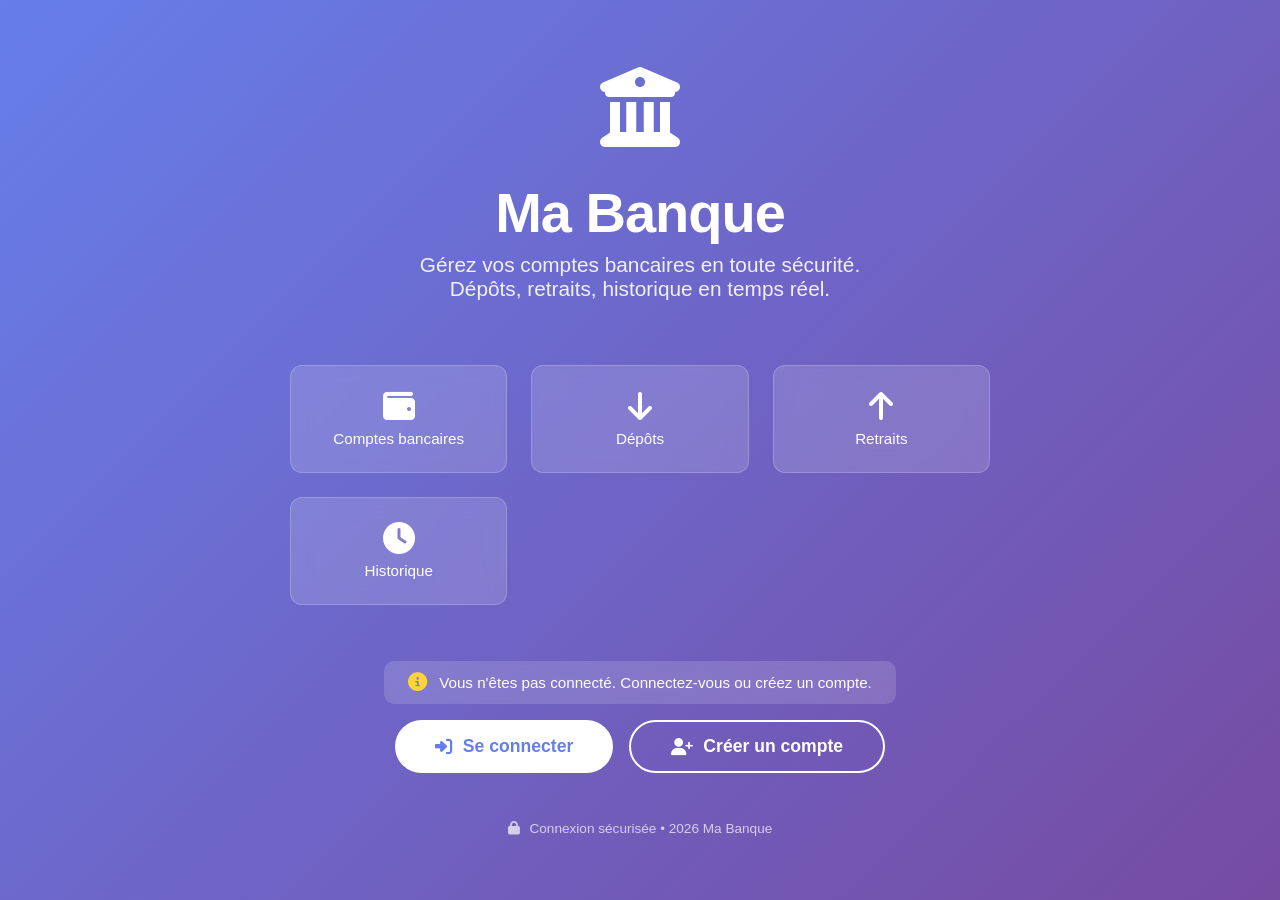
<file: index.html>
<!DOCTYPE html>
<html lang="fr">
<head>
    <meta charset="UTF-8" />
    <meta name="viewport" content="width=device-width, initial-scale=1.0" />
    <title>🏦 Ma Banque - Accueil</title>
    <link rel="stylesheet" href="css/style.css" />
    <link rel="stylesheet" href="https://cdnjs.cloudflare.com/ajax/libs/font-awesome/6.5.0/css/all.min.css" />
    <style>
        /* Styles spécifiques à la page d'accueil */
        .hero-section {
            display: flex;
            flex-direction: column;
            align-items: center;
            justify-content: center;
            min-height: 100vh;
            text-align: center;
            padding: 2rem;
            background: linear-gradient(135deg, #667eea 0%, #764ba2 100%);
            color: var(--white);
        }

        .hero-section .logo-icon {
            font-size: 5rem;
            margin-bottom: 1.5rem;
            animation: float 3s ease-in-out infinite;
        }

        @keyframes float {
            0%, 100% { transform: translateY(0px); }
            50% { transform: translateY(-15px); }
        }

        .hero-section h1 {
            font-size: 3.5rem;
            font-weight: 800;
            margin-bottom: 0.5rem;
            letter-spacing: -1px;
        }

        .hero-section .subtitle {
            font-size: 1.3rem;
            opacity: 0.9;
            margin-bottom: 2rem;
            max-width: 600px;
        }

        .hero-section .features {
            display: grid;
            grid-template-columns: repeat(auto-fit, minmax(180px, 1fr));
            gap: 1.5rem;
            width: 100%;
            max-width: 700px;
            margin: 2rem 0;
        }

        .hero-section .feature-item {
            background: rgba(255, 255, 255, 0.15);
            backdrop-filter: blur(10px);
            padding: 1.5rem 1rem;
            border-radius: var(--radius);
            transition: var(--transition);
            border: 1px solid rgba(255, 255, 255, 0.2);
        }

        .hero-section .feature-item:hover {
            background: rgba(255, 255, 255, 0.25);
            transform: translateY(-5px);
        }

        .hero-section .feature-item i {
            font-size: 2rem;
            margin-bottom: 0.5rem;
            display: block;
        }

        .hero-section .feature-item span {
            font-size: 0.95rem;
            font-weight: 500;
        }

        .hero-buttons {
            display: flex;
            gap: 1rem;
            flex-wrap: wrap;
            justify-content: center;
            margin-top: 1rem;
        }

        .btn-hero {
            padding: 14px 40px;
            border-radius: 50px;
            font-size: 1.1rem;
            font-weight: 600;
            text-decoration: none;
            transition: var(--transition);
            display: inline-flex;
            align-items: center;
            gap: 10px;
            border: none;
            cursor: pointer;
        }

        .btn-hero-primary {
            background: var(--white);
            color: var(--primary);
        }

        .btn-hero-primary:hover {
            transform: translateY(-3px);
            box-shadow: 0 10px 30px rgba(0, 0, 0, 0.2);
        }

        .btn-hero-secondary {
            background: transparent;
            color: var(--white);
            border: 2px solid var(--white);
        }

        .btn-hero-secondary:hover {
            background: rgba(255, 255, 255, 0.15);
            transform: translateY(-3px);
        }

        .footer-credit {
            margin-top: 3rem;
            font-size: 0.85rem;
            opacity: 0.7;
        }

        /* Animation de chargement */
        .loading-spinner-small {
            display: inline-block;
            width: 20px;
            height: 20px;
            border: 3px solid rgba(255, 255, 255, 0.3);
            border-radius: 50%;
            border-top-color: var(--white);
            animation: spin 0.8s ease-in-out infinite;
        }

        @keyframes spin {
            to { transform: rotate(360deg); }
        }

        .status-message {
            margin-top: 1.5rem;
            padding: 12px 24px;
            border-radius: 10px;
            background: rgba(255, 255, 255, 0.15);
            backdrop-filter: blur(10px);
            display: none;
            align-items: center;
            gap: 12px;
            font-size: 0.95rem;
        }

        .status-message.show {
            display: inline-flex;
        }

        .status-message i {
            font-size: 1.2rem;
        }

        .status-message.success i { color: #51cf66; }
        .status-message.error i { color: #ff6b6b; }
        .status-message.info i { color: #ffd43b; }

        @media (max-width: 768px) {
            .hero-section h1 {
                font-size: 2.5rem;
            }
            .hero-section .subtitle {
                font-size: 1.1rem;
            }
            .hero-section .features {
                grid-template-columns: 1fr 1fr;
            }
            .btn-hero {
                padding: 12px 28px;
                font-size: 1rem;
                width: 100%;
                justify-content: center;
            }
            .hero-buttons {
                flex-direction: column;
                width: 100%;
                max-width: 300px;
            }
        }

        @media (max-width: 480px) {
            .hero-section h1 {
                font-size: 2rem;
            }
            .hero-section .features {
                grid-template-columns: 1fr;
            }
        }
    </style>
</head>
<body>

    <section class="hero-section">
        <!-- Logo -->
        <div class="logo-icon">
            <i class="fas fa-university"></i>
        </div>

        <!-- Titre -->
        <h1>Ma Banque</h1>
        <p class="subtitle">
            Gérez vos comptes bancaires en toute sécurité.<br />
            Dépôts, retraits, historique en temps réel.
        </p>

        <!-- Fonctionnalités -->
        <div class="features">
            <div class="feature-item">
                <i class="fas fa-wallet"></i>
                <span>Comptes bancaires</span>
            </div>
            <div class="feature-item">
                <i class="fas fa-arrow-down"></i>
                <span>Dépôts</span>
            </div>
            <div class="feature-item">
                <i class="fas fa-arrow-up"></i>
                <span>Retraits</span>
            </div>
            <div class="feature-item">
                <i class="fas fa-clock"></i>
                <span>Historique</span>
            </div>
        </div>

        <!-- Statut de session -->
        <div id="sessionStatus" class="status-message">
            <i class="fas fa-spinner fa-spin"></i>
            <span>Vérification de la session...</span>
        </div>

        <!-- Boutons d'action -->
        <div class="hero-buttons" id="heroButtons">
            <a href="login.html" class="btn-hero btn-hero-primary">
                <i class="fas fa-sign-in-alt"></i> Se connecter
            </a>
            <a href="login.html#register" class="btn-hero btn-hero-secondary">
                <i class="fas fa-user-plus"></i> Créer un compte
            </a>
        </div>

        <!-- Pied de page -->
        <div class="footer-credit">
            <i class="fas fa-lock" style="margin-right: 6px;"></i>
            Connexion sécurisée &bull; <span id="currentYear"></span> Ma Banque
        </div>
    </section>

    <script>
        // ============================================
        // GESTION DE LA PAGE D'ACCUEIL
        // ============================================

        // Afficher l'année en cours
        document.getElementById('currentYear').textContent = new Date().getFullYear();

        // Gestion du hash dans l'URL (pour l'inscription)
        (function handleHash() {
            if (window.location.hash === '#register') {
                // Rediriger vers login.html avec le paramètre d'onglet
                window.location.href = 'login.html?tab=register';
            }
        })();

        // ============================================
        // VÉRIFICATION DE SESSION (Redirection automatique)
        // ============================================

        (async function checkSessionAndRedirect() {
            const statusEl = document.getElementById('sessionStatus');
            const buttonsEl = document.getElementById('heroButtons');

            try {
                // Vérifier si le token existe dans localStorage
                const token = localStorage.getItem('authToken');
                const userStr = localStorage.getItem('user');

                if (!token || !userStr) {
                    // Pas de session → afficher les boutons de connexion
                    statusEl.className = 'status-message info show';
                    statusEl.innerHTML = `
                        <i class="fas fa-info-circle"></i>
                        <span>Vous n'êtes pas connecté. Connectez-vous ou créez un compte.</span>
                    `;
                    buttonsEl.style.display = 'flex';
                    return;
                }

                // Tenter de vérifier le token via l'API
                statusEl.className = 'status-message show';
                statusEl.innerHTML = `
                    <i class="fas fa-spinner fa-spin"></i>
                    <span>Vérification de votre session...</span>
                `;

                const response = await fetch(
                    `${window.API_BASE_URL || 'https://api-bancaire-q6v7.onrender.com/api'}/auth/verify`,
                    {
                        method: 'POST',
                        headers: { 'Content-Type': 'application/json' },
                        body: JSON.stringify({ token })
                    }
                );

                const data = await response.json();

                if (data.valid) {
                    // Token valide → rediriger vers le dashboard approprié
                    statusEl.className = 'status-message success show';
                    statusEl.innerHTML = `
                        <i class="fas fa-check-circle"></i>
                        <span>Session valide. Redirection en cours...</span>
                    `;

                    // Récupérer le rôle de l'utilisateur
                    let user = null;
                    try {
                        user = JSON.parse(userStr);
                    } catch (e) {}

                    // Rediriger après un court délai
                    setTimeout(() => {
                        if (user?.role === 'admin') {
                            window.location.href = 'dashboard-admin.html';
                        } else {
                            window.location.href = 'dashboard-user.html';
                        }
                    }, 1500);

                } else {
                    // Token invalide → effacer la session et afficher les boutons
                    localStorage.removeItem('authToken');
                    localStorage.removeItem('user');

                    statusEl.className = 'status-message error show';
                    statusEl.innerHTML = `
                        <i class="fas fa-exclamation-circle"></i>
                        <span>Session expirée. Veuillez vous reconnecter.</span>
                    `;
                    buttonsEl.style.display = 'flex';
                }

            } catch (error) {
                // Erreur de réseau ou API indisponible
                console.warn('Erreur vérification session:', error);

                // Si l'API n'est pas accessible, on redirige quand même si le token existe
                const token = localStorage.getItem('authToken');
                const userStr = localStorage.getItem('user');

                if (token && userStr) {
                    // On tente une redirection directe (risque d'erreur)
                    try {
                        const user = JSON.parse(userStr);
                        statusEl.className = 'status-message info show';
                        statusEl.innerHTML = `
                            <i class="fas fa-info-circle"></i>
                            <span>Redirection vers votre espace...</span>
                        `;
                        setTimeout(() => {
                            if (user?.role === 'admin') {
                                window.location.href = 'dashboard-admin.html';
                            } else {
                                window.location.href = 'dashboard-user.html';
                            }
                        }, 1000);
                        return;
                    } catch (e) {}
                }

                // Sinon, afficher les boutons de connexion
                statusEl.className = 'status-message error show';
                statusEl.innerHTML = `
                    <i class="fas fa-exclamation-triangle"></i>
                    <span>Impossible de vérifier votre session. Veuillez vous reconnecter.</span>
                `;
                buttonsEl.style.display = 'flex';
            }
        })();

        // ============================================
        // GESTION DU LIEN D'INSCRIPTION (avec onglet)
        // ============================================

        document.querySelectorAll('a[href="login.html#register"]').forEach(link => {
            link.addEventListener('click', function(e) {
                e.preventDefault();
                window.location.href = 'login.html?tab=register';
            });
        });

        // Si l'URL contient ?tab=register, rediriger vers login.html avec le paramètre
        if (window.location.search.includes('tab=register')) {
            window.location.href = 'login.html?tab=register';
        }

        console.log('🏦 Page d\'accueil chargée');
        console.log('📊 API URL:', window.API_BASE_URL || 'https://api-bancaire-q6v7.onrender.com/api');
    </script>

</body>
</html>
</file>
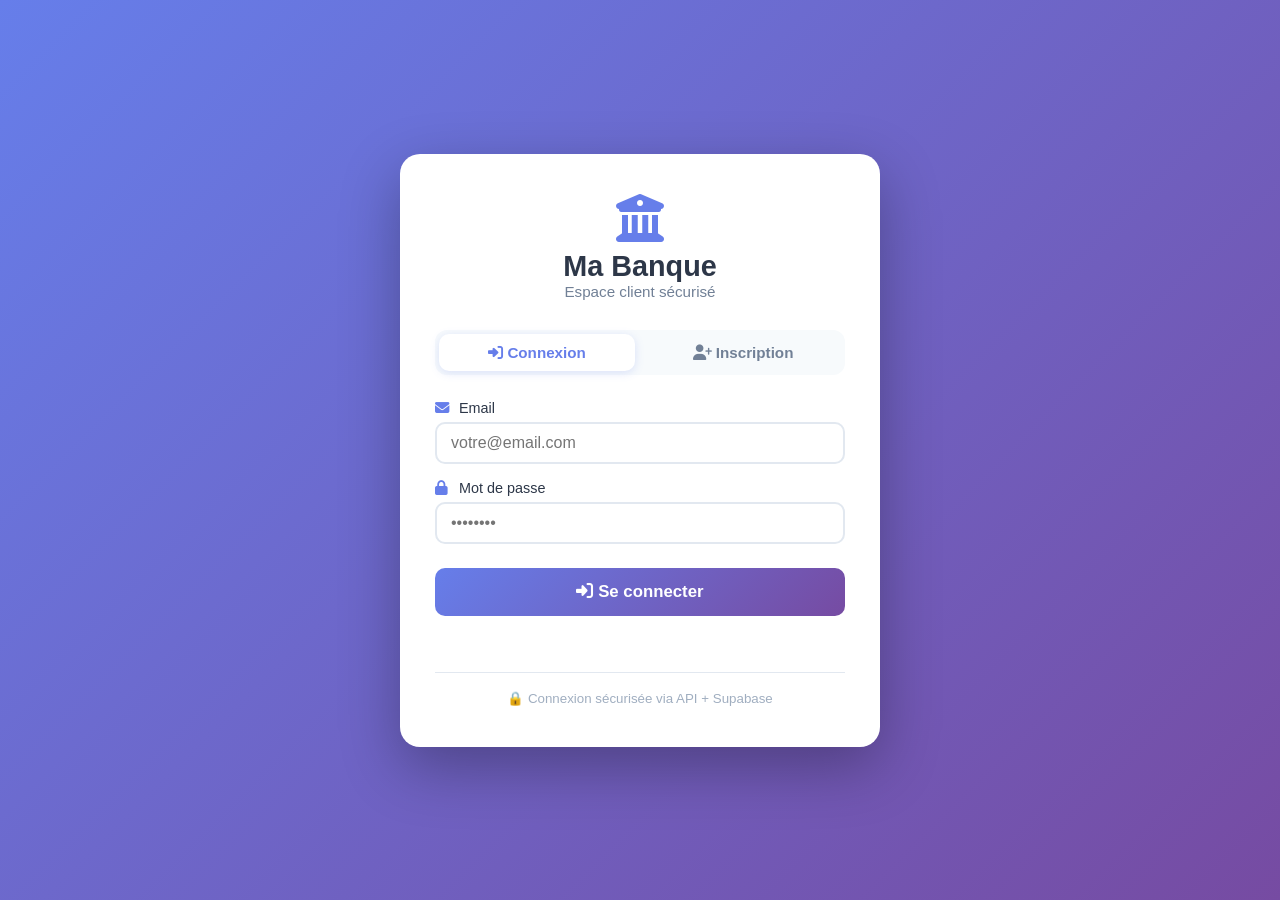
<file: dashboard-user.html>
<!DOCTYPE html>
<html lang="fr">
<head>
    <meta charset="UTF-8" />
    <meta name="viewport" content="width=device-width, initial-scale=1.0" />
    <title>Mon compte - Ma Banque</title>
    <link rel="stylesheet" href="css/style.css" />
    <link rel="stylesheet" href="https://cdnjs.cloudflare.com/ajax/libs/font-awesome/6.5.0/css/all.min.css" />
</head>
<body>
    <!-- ===== BARRE DE NAVIGATION ===== -->
    <nav class="navbar user-nav">
        <div class="nav-container">
            <div class="logo">
                <i class="fas fa-university"></i>
                <span>Ma Banque</span>
            </div>
            <div class="nav-links">
                <button class="nav-btn active" data-tab="dashboard">
                    <i class="fas fa-home"></i> Mon compte
                </button>
                <button class="nav-btn" data-tab="transactions">
                    <i class="fas fa-exchange-alt"></i> Opérations
                </button>
                <button class="nav-btn" data-tab="history">
                    <i class="fas fa-clock"></i> Historique
                </button>
                <button class="nav-btn" data-tab="profile">
                    <i class="fas fa-user"></i> Profil
                </button>
            </div>
            <div class="nav-user">
                <span id="userName">Client</span>
                <button class="btn-logout" onclick="logout()">
                    <i class="fas fa-sign-out-alt"></i>
                </button>
            </div>
        </div>
    </nav>

    <!-- ===== CONTENU PRINCIPAL ===== -->
    <main class="main-content">

        <!-- ===== ONGLET TABLEAU DE BORD ===== -->
        <section id="dashboard" class="tab-content active">
            <h1><i class="fas fa-home"></i> Mon tableau de bord</h1>
            
            <!-- Mes comptes -->
            <div class="card">
                <h3><i class="fas fa-wallet"></i> Mes comptes bancaires</h3>
                <div id="myAccounts" class="accounts-grid">
                    <div class="loading">Chargement de vos comptes...</div>
                </div>
            </div>

            <!-- Dernières opérations -->
            <div class="card">
                <h3><i class="fas fa-clock"></i> Dernières opérations</h3>
                <div id="myRecentTransactions" class="history-list">
                    <div class="empty-state">Aucune transaction récente</div>
                </div>
            </div>
        </section>

        <!-- ===== ONGLET OPÉRATIONS ===== -->
        <section id="transactions" class="tab-content">
            <h1><i class="fas fa-exchange-alt"></i> Opérations</h1>
            
            <!-- Sélection du compte -->
            <div class="card">
                <div class="form-group">
                    <label>Compte à utiliser</label>
                    <select id="userAccountSelect" onchange="updateUserBalance()">
                        <option value="">-- Choisir un compte --</option>
                    </select>
                </div>
                <div id="userBalanceDisplay" class="balance-display" style="display:none;">
                    <span class="balance-label">Mon solde</span>
                    <span class="balance-amount" id="userBalanceAmount">0 FCFA</span>
                </div>
            </div>

            <!-- Opérations -->
            <div class="operations-grid">
                <!-- Dépôt -->
                <div class="operation-card deposit-card">
                    <h3><i class="fas fa-arrow-down" style="color:#28a745;"></i> Dépôt</h3>
                    <div class="form-group">
                        <label>Montant (FCFA)</label>
                        <input type="number" id="userDepositAmount" placeholder="10000" min="1" />
                    </div>
                    <div class="form-group">
                        <label>Description</label>
                        <input type="text" id="userDepositDesc" placeholder="Dépôt d'argent" />
                    </div>
                    <button class="btn-deposit" onclick="handleUserDeposit()">
                        <i class="fas fa-check"></i> Déposer
                    </button>
                </div>

                <!-- Retrait -->
                <div class="operation-card withdraw-card">
                    <h3><i class="fas fa-arrow-up" style="color:#dc3545;"></i> Retrait</h3>
                    <div class="form-group">
                        <label>Montant (FCFA)</label>
                        <input type="number" id="userWithdrawAmount" placeholder="5000" min="1" />
                    </div>
                    <div class="form-group">
                        <label>Description</label>
                        <input type="text" id="userWithdrawDesc" placeholder="Retrait d'argent" />
                    </div>
                    <button class="btn-withdraw" onclick="handleUserWithdraw()">
                        <i class="fas fa-check"></i> Retirer
                    </button>
                </div>
            </div>
        </section>

        <!-- ===== ONGLET HISTORIQUE ===== -->
        <section id="history" class="tab-content">
            <h1><i class="fas fa-clock"></i> Mon historique</h1>
            
            <div class="card">
                <div class="form-group">
                    <label>Compte</label>
                    <select id="userHistoryAccount" onchange="loadUserHistory()">
                        <option value="">-- Choisir un compte --</option>
                    </select>
                </div>
                <div id="userHistoryList" class="history-list">
                    <div class="empty-state">Sélectionnez un compte</div>
                </div>
            </div>
        </section>

        <!-- ===== ONGLET PROFIL ===== -->
        <section id="profile" class="tab-content">
            <h1><i class="fas fa-user"></i> Mon profil</h1>
            
            <div class="card">
                <div class="profile-info">
                    <div class="profile-avatar">
                        <i class="fas fa-user-circle fa-5x" style="color:#667eea;"></i>
                    </div>
                    <div class="profile-details">
                        <p><strong>Nom:</strong> <span id="profileName"></span></p>
                        <p><strong>Email:</strong> <span id="profileEmail"></span></p>
                        <p><strong>Téléphone:</strong> <span id="profilePhone"></span></p>
                        <p><strong>Date d'inscription:</strong> <span id="profileDate"></span></p>
                    </div>
                </div>
            </div>
        </section>

    </main>

    <!-- ===== NOTIFICATION ===== -->
    <div id="notification" class="notification"></div>

    <!-- ===== CHARGEMENT ===== -->
    <div id="loadingOverlay" class="loading-overlay" style="display:none;">
        <div class="loading-spinner">
            <i class="fas fa-spinner fa-spin fa-3x"></i>
            <p>Traitement en cours...</p>
        </div>
    </div>

    <!-- ===== SCRIPTS ===== -->
    <script src="js/api-client.js"></script>
    <script src="js/auth.js"></script>
    <script src="js/user.js"></script>
</body>
</html>
</file>
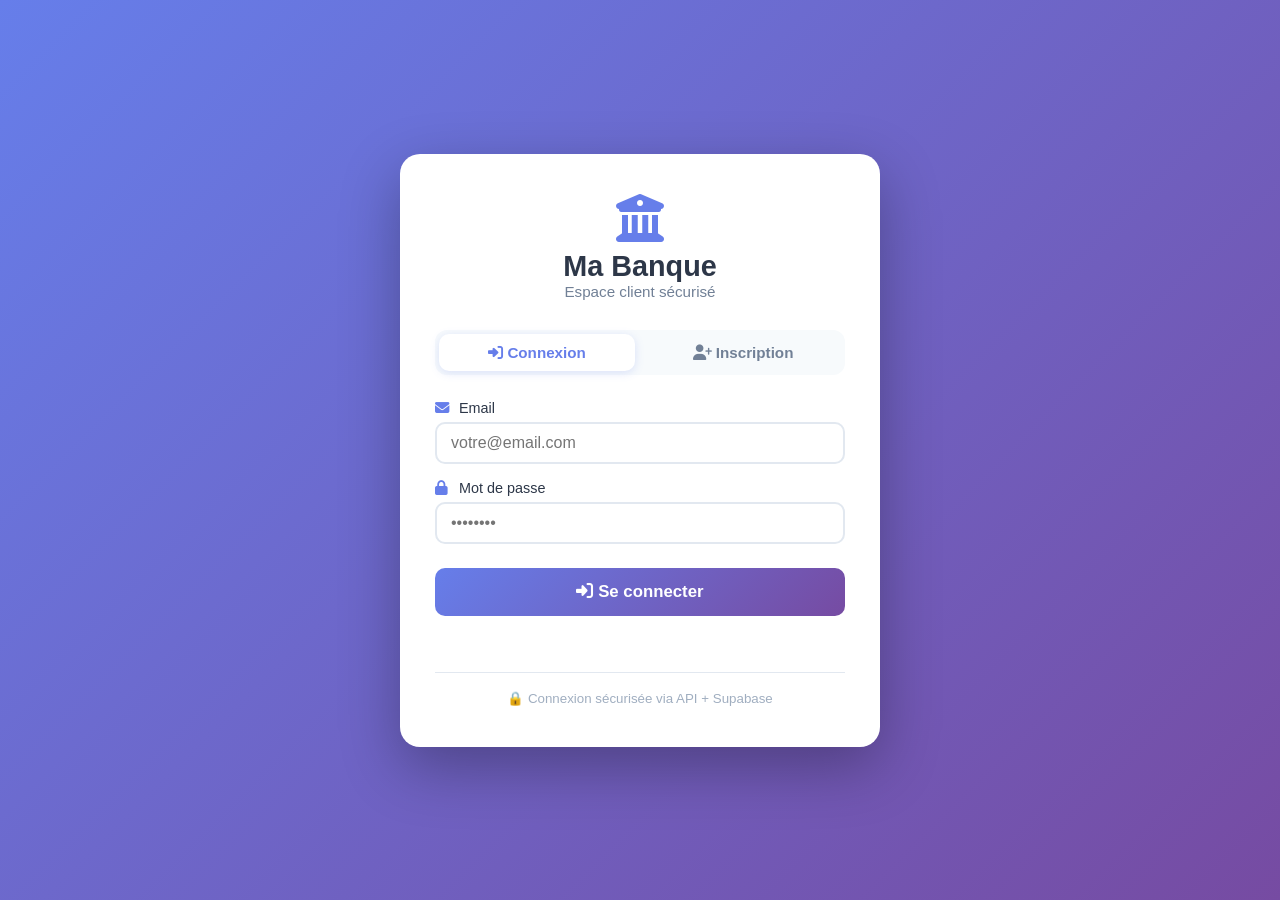
<file: login.html>
<!DOCTYPE html>
<html lang="fr">
<head>
    <meta charset="UTF-8" />
    <meta name="viewport" content="width=device-width, initial-scale=1.0" />
    <title>Connexion - Ma Banque</title>
    <link rel="stylesheet" href="css/auth.css" />
    <link rel="stylesheet" href="https://cdnjs.cloudflare.com/ajax/libs/font-awesome/6.5.0/css/all.min.css" />
</head>
<body>
    <div class="auth-container">
        <div class="auth-card">
            <div class="auth-logo">
                <i class="fas fa-university"></i>
                <h1>Ma Banque</h1>
                <p>Espace client sécurisé</p>
            </div>

            <!-- Onglets Connexion / Inscription -->
            <div class="auth-tabs">
                <button class="auth-tab active" onclick="switchAuthTab('login')">
                    <i class="fas fa-sign-in-alt"></i> Connexion
                </button>
                <button class="auth-tab" onclick="switchAuthTab('register')">
                    <i class="fas fa-user-plus"></i> Inscription
                </button>
            </div>

            <!-- FORMULAIRE CONNEXION -->
            <form id="loginForm" class="auth-form active" onsubmit="handleLogin(event)">
                <div class="form-group">
                    <label><i class="fas fa-envelope"></i> Email</label>
                    <input type="email" id="loginEmail" placeholder="votre@email.com" required />
                </div>
                <div class="form-group">
                    <label><i class="fas fa-lock"></i> Mot de passe</label>
                    <input type="password" id="loginPassword" placeholder="••••••••" required />
                </div>
                <button type="submit" class="btn-auth">
                    <i class="fas fa-sign-in-alt"></i> Se connecter
                </button>
                <div class="auth-error" id="loginError"></div>
            </form>

            <!-- FORMULAIRE INSCRIPTION -->
            <form id="registerForm" class="auth-form" onsubmit="handleRegister(event)">
                <div class="form-row">
                    <div class="form-group">
                        <label><i class="fas fa-user"></i> Prénom</label>
                        <input type="text" id="regFirstName" placeholder="Jean" required />
                    </div>
                    <div class="form-group">
                        <label><i class="fas fa-user"></i> Nom</label>
                        <input type="text" id="regLastName" placeholder="Dupont" required />
                    </div>
                </div>
                <div class="form-group">
                    <label><i class="fas fa-phone"></i> Téléphone</label>
                    <input type="tel" id="regPhone" placeholder="0612345678" required />
                </div>
                <div class="form-group">
                    <label><i class="fas fa-envelope"></i> Email</label>
                    <input type="email" id="regEmail" placeholder="votre@email.com" required />
                </div>
                <div class="form-group">
                    <label><i class="fas fa-lock"></i> Mot de passe</label>
                    <input type="password" id="regPassword" placeholder="••••••••" required minlength="6" />
                </div>
                <div class="form-group">
                    <label><i class="fas fa-check-circle"></i> Confirmer</label>
                    <input type="password" id="regConfirmPassword" placeholder="••••••••" required />
                </div>
                <button type="submit" class="btn-auth">
                    <i class="fas fa-user-plus"></i> Créer mon compte
                </button>
                <div class="auth-error" id="registerError"></div>
            </form>

            <div class="auth-footer">
                <small>🔒 Connexion sécurisée via API + Supabase</small>
            </div>
        </div>
    </div>

    <!-- Scripts -->
    <script src="js/api-client.js"></script>
    <script src="js/auth.js"></script>
</body>
</html>
</file>
<file: css/style.css>
/* ===== RESET & BASE ===== */
* {
    margin: 0;
    padding: 0;
    box-sizing: border-box;
}

:root {
    --primary: #667eea;
    --primary-dark: #5a67d8;
    --secondary: #764ba2;
    --success: #28a745;
    --danger: #dc3545;
    --warning: #ffc107;
    --dark: #2d3748;
    --gray: #718096;
    --light: #f7fafc;
    --white: #ffffff;
    --shadow: 0 4px 20px rgba(0, 0, 0, 0.08);
    --radius: 12px;
    --transition: 0.3s ease;
}

body {
    font-family: -apple-system, BlinkMacSystemFont, 'Segoe UI', Roboto, 'Helvetica Neue', Arial, sans-serif;
    background: var(--light);
    color: var(--dark);
    min-height: 100vh;
}

/* ============================================
   NAVBAR (Version responsive et propre)
   ============================================ */

.navbar {
    background: linear-gradient(135deg, var(--primary) 0%, var(--secondary) 100%);
    color: var(--white);
    padding: 0 1rem;
    position: sticky;
    top: 0;
    z-index: 1000;
    box-shadow: 0 2px 10px rgba(0, 0, 0, 0.2);
}

.nav-container {
    max-width: 1400px;
    margin: 0 auto;
    display: flex;
    flex-wrap: wrap;
    align-items: center;
    justify-content: space-between;
    padding: 0.5rem 0;
    min-height: 70px;
}

.logo {
    display: flex;
    align-items: center;
    gap: 12px;
    font-size: 1.5rem;
    font-weight: 700;
    order: 0;
}

.logo i {
    font-size: 2rem;
}

.nav-user {
    display: flex;
    align-items: center;
    gap: 10px;
    order: 1;
    margin-left: auto;
}

.nav-user span {
    font-weight: 500;
}

.btn-logout {
    background: rgba(255, 255, 255, 0.2);
    border: none;
    color: var(--white);
    padding: 8px 14px;
    border-radius: 8px;
    cursor: pointer;
    transition: var(--transition);
    font-size: 1rem;
}

.btn-logout:hover {
    background: rgba(255, 255, 255, 0.35);
}

.nav-links {
    display: flex;
    flex-wrap: wrap;
    gap: 4px;
    order: 2;
    flex: 1 1 100%;
    justify-content: center;
    margin-top: 4px;
}

.nav-btn {
    background: transparent;
    border: none;
    color: rgba(255, 255, 255, 0.8);
    padding: 8px 14px;
    border-radius: 8px;
    cursor: pointer;
    font-size: 0.9rem;
    transition: var(--transition);
    display: flex;
    align-items: center;
    gap: 6px;
}

.nav-btn:hover {
    background: rgba(255, 255, 255, 0.15);
    color: var(--white);
}

.nav-btn.active {
    background: rgba(255, 255, 255, 0.25);
    color: var(--white);
}

/* ============================================
   MAIN CONTENT
   ============================================ */

.main-content {
    max-width: 1400px;
    margin: 0 auto;
    padding: 2rem;
}

/* ============================================
   TABS
   ============================================ */

.tab-content {
    display: none;
    animation: fadeIn 0.3s ease;
}

.tab-content.active {
    display: block;
}

@keyframes fadeIn {
    from { opacity: 0; transform: translateY(10px); }
    to { opacity: 1; transform: translateY(0); }
}

.tab-content h1 {
    margin-bottom: 2rem;
    font-size: 1.8rem;
    display: flex;
    align-items: center;
    gap: 12px;
    color: var(--dark);
}

/* ============================================
   STATS GRID (Dashboard Admin)
   ============================================ */

.stats-grid {
    display: grid;
    grid-template-columns: repeat(auto-fit, minmax(220px, 1fr));
    gap: 20px;
    margin-bottom: 2rem;
}

.stat-card {
    background: var(--white);
    border-radius: var(--radius);
    padding: 20px 24px;
    box-shadow: var(--shadow);
    display: flex;
    align-items: center;
    gap: 16px;
    transition: var(--transition);
}

.stat-card:hover {
    transform: translateY(-4px);
    box-shadow: 0 8px 30px rgba(0, 0, 0, 0.12);
}

.stat-icon {
    width: 50px;
    height: 50px;
    border-radius: 12px;
    display: flex;
    align-items: center;
    justify-content: center;
    font-size: 1.4rem;
    color: var(--white);
    flex-shrink: 0;
}

.stat-icon.blue { background: linear-gradient(135deg, #667eea, #764ba2); }
.stat-icon.green { background: linear-gradient(135deg, #28a745, #20c997); }
.stat-icon.red { background: linear-gradient(135deg, #dc3545, #e74c6f); }
.stat-icon.gold { background: linear-gradient(135deg, #f59f00, #fcc419); }

.stat-info {
    display: flex;
    flex-direction: column;
}

.stat-label {
    font-size: 0.85rem;
    color: var(--gray);
}

.stat-value {
    font-size: 1.6rem;
    font-weight: 700;
}

/* ============================================
   CARDS
   ============================================ */

.card {
    background: var(--white);
    border-radius: var(--radius);
    padding: 24px;
    margin-bottom: 24px;
    box-shadow: var(--shadow);
}

.card h3 {
    margin-bottom: 16px;
    display: flex;
    align-items: center;
    gap: 10px;
}

/* ============================================
   SECTION HEADER (recherche + bouton export)
   ============================================ */

.section-header {
    display: flex;
    justify-content: space-between;
    align-items: center;
    margin-bottom: 2rem;
    flex-wrap: wrap;
    gap: 16px;
}

.search-bar {
    flex: 1;
    min-width: 200px;
}

.search-bar input {
    width: 100%;
    padding: 10px 16px;
    border: 2px solid #e2e8f0;
    border-radius: 8px;
    font-size: 1rem;
    transition: var(--transition);
}

.search-bar input:focus {
    outline: none;
    border-color: var(--primary);
    box-shadow: 0 0 0 3px rgba(102, 126, 234, 0.15);
}

.btn-primary {
    background: var(--primary);
    color: var(--white);
    border: none;
    padding: 10px 20px;
    border-radius: 8px;
    font-size: 0.95rem;
    cursor: pointer;
    transition: var(--transition);
    display: inline-flex;
    align-items: center;
    gap: 8px;
    white-space: nowrap;
}

.btn-primary:hover {
    background: var(--primary-dark);
    transform: translateY(-2px);
}

.btn-refresh {
    background: var(--light);
    border: 2px solid #e2e8f0;
    padding: 10px 14px;
    border-radius: 8px;
    cursor: pointer;
    transition: var(--transition);
    font-size: 1rem;
    display: inline-flex;
    align-items: center;
    justify-content: center;
}

.btn-refresh:hover {
    background: var(--primary);
    color: var(--white);
    border-color: var(--primary);
}

/* ============================================
   FILTERS (Admin Transactions)
   ============================================ */

.filters {
    display: flex;
    gap: 16px;
    align-items: flex-end;
    margin-bottom: 20px;
    flex-wrap: wrap;
}

.filters select,
.filters input[type="date"] {
    padding: 10px 14px;
    border: 2px solid #e2e8f0;
    border-radius: 8px;
    font-size: 1rem;
    background: var(--white);
    transition: var(--transition);
}

.filters select:focus,
.filters input[type="date"]:focus {
    outline: none;
    border-color: var(--primary);
    box-shadow: 0 0 0 3px rgba(102, 126, 234, 0.15);
}

/* ============================================
   ACCOUNTS GRID (Admin)
   ============================================ */

.accounts-grid {
    display: grid;
    grid-template-columns: repeat(auto-fill, minmax(300px, 1fr));
    gap: 20px;
}

.account-card {
    background: var(--white);
    border: 1px solid #e2e8f0;
    border-radius: var(--radius);
    padding: 20px;
    transition: var(--transition);
    border-left: 4px solid var(--primary);
}

.account-card:hover {
    transform: translateY(-4px);
    box-shadow: 0 8px 30px rgba(0, 0, 0, 0.12);
}

.account-card .account-name {
    font-size: 1.15rem;
    font-weight: 600;
    margin-bottom: 4px;
}

.account-card .account-number {
    font-size: 0.85rem;
    color: var(--gray);
    font-family: monospace;
    margin-bottom: 10px;
}

.account-card .account-balance {
    font-size: 1.6rem;
    font-weight: 700;
    color: var(--success);
    margin: 8px 0;
}

.account-card .account-type {
    display: inline-block;
    padding: 4px 12px;
    background: var(--light);
    border-radius: 20px;
    font-size: 0.8rem;
    color: var(--gray);
}

.account-card .account-email {
    font-size: 0.85rem;
    color: var(--gray);
    margin-top: 8px;
}

.account-card .account-status {
    margin-top: 10px;
}

.status-badge {
    display: inline-block;
    padding: 4px 12px;
    border-radius: 20px;
    font-size: 0.8rem;
    font-weight: 500;
}

.status-badge.active {
    background: #d4edda;
    color: #155724;
}

.status-badge.inactive {
    background: #f8d7da;
    color: #721c24;
}

.account-card .account-actions {
    margin-top: 12px;
    display: flex;
    gap: 8px;
}

.account-card .account-actions button {
    flex: 1;
    padding: 6px 12px;
    border: none;
    border-radius: 6px;
    font-size: 0.85rem;
    cursor: pointer;
    transition: var(--transition);
}

.account-card .account-actions button:hover {
    opacity: 0.85;
    transform: scale(1.02);
}

/* ============================================
   HISTORY LIST (Admin & User)
   ============================================ */

.history-list {
    max-height: 500px;
    overflow-y: auto;
}

.history-item {
    background: var(--white);
    padding: 16px 20px;
    border-radius: 10px;
    margin-bottom: 10px;
    display: flex;
    justify-content: space-between;
    align-items: center;
    border-left: 4px solid var(--gray);
    box-shadow: var(--shadow);
    transition: var(--transition);
}

.history-item:hover {
    transform: translateX(4px);
}

.history-item.deposit {
    border-left-color: var(--success);
}

.history-item.withdrawal {
    border-left-color: var(--danger);
}

.history-item .h-left {
    display: flex;
    flex-direction: column;
}

.history-item .h-type {
    font-weight: 600;
}

.history-item .h-desc {
    font-size: 0.85rem;
    color: var(--gray);
}

.history-item .h-date {
    font-size: 0.75rem;
    color: var(--gray);
}

.history-item .h-amount {
    font-size: 1.1rem;
    font-weight: 700;
}

.history-item .h-amount.deposit {
    color: var(--success);
}

.history-item .h-amount.withdrawal {
    color: var(--danger);
}

/* ============================================
   USERS GRID (Admin)
   ============================================ */

.users-grid {
    display: grid;
    grid-template-columns: repeat(auto-fill, minmax(320px, 1fr));
    gap: 20px;
}

.user-card {
    background: var(--white);
    border-radius: var(--radius);
    padding: 20px;
    box-shadow: var(--shadow);
    border: 1px solid #e2e8f0;
    transition: var(--transition);
    display: flex;
    justify-content: space-between;
    align-items: center;
}

.user-card:hover {
    transform: translateY(-4px);
    box-shadow: 0 8px 30px rgba(0, 0, 0, 0.12);
}

.user-info {
    display: flex;
    align-items: center;
    gap: 16px;
}

.user-avatar i {
    color: var(--primary);
}

.user-details {
    display: flex;
    flex-direction: column;
}

.user-name {
    font-weight: 600;
    font-size: 1.05rem;
}

.user-email {
    font-size: 0.85rem;
    color: var(--gray);
}

.user-phone {
    font-size: 0.85rem;
    color: var(--gray);
}

.user-status {
    font-size: 0.8rem;
    margin-top: 4px;
}

.user-status.confirmed {
    color: var(--success);
}

.user-status.unconfirmed {
    color: var(--warning);
}

.user-actions {
    display: flex;
    gap: 8px;
}

.user-actions button {
    padding: 8px 14px;
    border: none;
    border-radius: 6px;
    cursor: pointer;
    transition: var(--transition);
    font-size: 0.85rem;
}

.user-actions button:hover {
    opacity: 0.85;
    transform: scale(1.02);
}

/* ============================================
   OPERATIONS (User)
   ============================================ */

.operations-grid {
    display: grid;
    grid-template-columns: 1fr 1fr;
    gap: 24px;
}

.operation-card {
    background: var(--white);
    border-radius: var(--radius);
    padding: 24px;
    box-shadow: var(--shadow);
}

.operation-card h3 {
    margin-bottom: 16px;
    display: flex;
    align-items: center;
    gap: 10px;
}

.deposit-card {
    border-top: 4px solid var(--success);
}

.withdraw-card {
    border-top: 4px solid var(--danger);
}

/* ============================================
   FORM GROUP
   ============================================ */

.form-group {
    margin-bottom: 16px;
}

.form-group label {
    display: block;
    margin-bottom: 6px;
    font-weight: 500;
    font-size: 0.9rem;
    color: var(--dark);
}

.form-group input,
.form-group select {
    width: 100%;
    padding: 10px 14px;
    border: 2px solid #e2e8f0;
    border-radius: 8px;
    font-size: 1rem;
    transition: var(--transition);
    background: var(--white);
}

.form-group input:focus,
.form-group select:focus {
    outline: none;
    border-color: var(--primary);
    box-shadow: 0 0 0 3px rgba(102, 126, 234, 0.2);
}

/* ============================================
   BUTTONS (Deposit / Withdraw)
   ============================================ */

.btn-deposit {
    background: var(--success);
    color: var(--white);
    border: none;
    padding: 12px 20px;
    border-radius: 8px;
    font-size: 1rem;
    cursor: pointer;
    transition: var(--transition);
    width: 100%;
    display: flex;
    align-items: center;
    justify-content: center;
    gap: 8px;
}

.btn-deposit:hover {
    background: #218838;
    transform: translateY(-2px);
}

.btn-withdraw {
    background: var(--danger);
    color: var(--white);
    border: none;
    padding: 12px 20px;
    border-radius: 8px;
    font-size: 1rem;
    cursor: pointer;
    transition: var(--transition);
    width: 100%;
    display: flex;
    align-items: center;
    justify-content: center;
    gap: 8px;
}

.btn-withdraw:hover {
    background: #c82333;
    transform: translateY(-2px);
}

/* ============================================
   BALANCE DISPLAY
   ============================================ */

.balance-display {
    background: #f0fff4;
    border-radius: 10px;
    padding: 16px 20px;
    text-align: center;
    border: 2px solid #c6f6d5;
    margin-top: 12px;
}

.balance-display .balance-label {
    display: block;
    font-size: 0.85rem;
    color: var(--gray);
}

.balance-display .balance-amount {
    font-size: 1.8rem;
    font-weight: 700;
    color: var(--success);
}

/* ============================================
   EMPTY STATE & LOADING
   ============================================ */

.empty-state {
    text-align: center;
    padding: 40px 20px;
    color: var(--gray);
}

.empty-state i {
    color: #e2e8f0;
    margin-bottom: 16px;
}

.loading {
    text-align: center;
    padding: 40px;
    color: var(--gray);
}

.loading i {
    margin-right: 10px;
}

/* ============================================
   NOTIFICATION
   ============================================ */

.notification {
    position: fixed;
    top: 90px;
    right: 20px;
    padding: 16px 24px;
    border-radius: 10px;
    color: var(--white);
    font-weight: 500;
    z-index: 3000;
    box-shadow: 0 10px 40px rgba(0, 0, 0, 0.2);
    animation: slideIn 0.4s ease;
    display: none;
    max-width: 400px;
}

.notification.success {
    background: var(--success);
}

.notification.error {
    background: var(--danger);
}

.notification.info {
    background: var(--primary);
}

@keyframes slideIn {
    from { transform: translateX(100%); opacity: 0; }
    to { transform: translateX(0); opacity: 1; }
}

/* ============================================
   LOADING OVERLAY
   ============================================ */

.loading-overlay {
    position: fixed;
    top: 0;
    left: 0;
    width: 100%;
    height: 100%;
    background: rgba(255, 255, 255, 0.8);
    z-index: 5000;
    display: none;
    justify-content: center;
    align-items: center;
    backdrop-filter: blur(2px);
}

.loading-spinner {
    text-align: center;
}

.loading-spinner i {
    color: var(--primary);
}

.loading-spinner p {
    margin-top: 12px;
    color: var(--gray);
}

/* ============================================
   PROFILE
   ============================================ */

.profile-info {
    display: flex;
    align-items: center;
    gap: 30px;
    padding: 20px 0;
}

.profile-avatar i {
    color: var(--primary);
}

.profile-details p {
    margin: 8px 0;
    font-size: 1.05rem;
}

.profile-details strong {
    color: var(--dark);
    min-width: 120px;
    display: inline-block;
}

/* ============================================
   MODAL
   ============================================ */

.modal {
    display: none;
    position: fixed;
    top: 0;
    left: 0;
    width: 100%;
    height: 100%;
    background: rgba(0, 0, 0, 0.5);
    z-index: 2000;
    justify-content: center;
    align-items: center;
    backdrop-filter: blur(4px);
}

.modal.active {
    display: flex;
}

.modal-content {
    background: var(--white);
    border-radius: var(--radius);
    padding: 32px;
    max-width: 560px;
    width: 100%;
    max-height: 90vh;
    overflow-y: auto;
    animation: slideUp 0.3s ease;
}

@keyframes slideUp {
    from { transform: translateY(30px); opacity: 0; }
    to { transform: translateY(0); opacity: 1; }
}

.modal-header {
    display: flex;
    justify-content: space-between;
    align-items: center;
    margin-bottom: 24px;
}

.modal-header h2 {
    display: flex;
    align-items: center;
    gap: 10px;
}

.modal-close {
    font-size: 2rem;
    cursor: pointer;
    color: var(--gray);
    transition: var(--transition);
    line-height: 1;
}

.modal-close:hover {
    color: var(--danger);
    transform: rotate(90deg);
}

/* ============================================
   RESPONSIVE - MEDIA QUERIES (TOUT EST ICI)
   ============================================ */

/* --- Desktop (> 768px) --- */
@media (min-width: 769px) {
    .nav-links {
        flex: 0 1 auto;
        order: 0;
        justify-content: flex-start;
        gap: 5px;
        margin-top: 0;
    }
    .nav-user {
        order: 1;
        margin-left: auto;
    }
    .logo {
        order: 0;
    }
}

/* --- Mobile (≤ 768px) --- */
@media (max-width: 768px) {
    .nav-container {
        padding: 0.5rem 0;
    }
    .nav-btn {
        font-size: 0.75rem;
        padding: 6px 10px;
    }
    .logo {
        font-size: 1.2rem;
    }
    .logo i {
        font-size: 1.5rem;
    }
    .nav-user span {
        font-size: 0.85rem;
    }
    .btn-logout {
        padding: 6px 10px;
        font-size: 0.85rem;
    }
    .nav-links {
        gap: 3px;
    }
    .main-content {
        padding: 1rem;
    }
    .stats-grid {
        grid-template-columns: 1fr 1fr;
    }
    .section-header {
        flex-direction: column;
        align-items: stretch;
    }
    .filters {
        flex-direction: column;
        align-items: stretch;
    }
    .modal-content {
        margin: 20px;
        padding: 24px;
    }
    .operations-grid {
        grid-template-columns: 1fr;
    }
    .accounts-grid {
        grid-template-columns: 1fr;
    }
    .users-grid {
        grid-template-columns: 1fr;
    }
    .profile-info {
        flex-direction: column;
        text-align: center;
    }
    .search-bar {
        min-width: unset;
    }
}

/* --- Très petit écran (≤ 480px) --- */
@media (max-width: 480px) {
    .stats-grid {
        grid-template-columns: 1fr;
    }
    .nav-btn {
        font-size: 0.7rem;
        padding: 4px 8px;
    }
    .logo {
        font-size: 1rem;
    }
    .logo i {
        font-size: 1.3rem;
    }
    .nav-user span {
        font-size: 0.75rem;
    }
    .btn-logout {
        font-size: 0.75rem;
        padding: 4px 8px;
    }
    .user-card {
        flex-direction: column;
        gap: 12px;
        text-align: center;
    }
    .user-info {
        flex-direction: column;
    }
    .user-actions {
        width: 100%;
        justify-content: center;
    }
}
</file>
<file: css/auth.css>
/* ===== RESET & BASE ===== */
* {
    margin: 0;
    padding: 0;
    box-sizing: border-box;
}

body {
    font-family: -apple-system, BlinkMacSystemFont, 'Segoe UI', Roboto, sans-serif;
    background: linear-gradient(135deg, #667eea 0%, #764ba2 100%);
    min-height: 100vh;
    display: flex;
    justify-content: center;
    align-items: center;
    padding: 20px;
}

.auth-container {
    width: 100%;
    max-width: 480px;
}

.auth-card {
    background: white;
    border-radius: 20px;
    padding: 40px 35px;
    box-shadow: 0 20px 60px rgba(0, 0, 0, 0.3);
    animation: fadeIn 0.5s ease;
}

@keyframes fadeIn {
    from { opacity: 0; transform: translateY(20px); }
    to { opacity: 1; transform: translateY(0); }
}

.auth-logo {
    text-align: center;
    margin-bottom: 30px;
}

.auth-logo i {
    font-size: 3rem;
    color: #667eea;
}

.auth-logo h1 {
    font-size: 1.8rem;
    color: #2d3748;
    margin-top: 8px;
}

.auth-logo p {
    color: #718096;
    font-size: 0.95rem;
}

/* Tabs */
.auth-tabs {
    display: flex;
    gap: 10px;
    margin-bottom: 25px;
    background: #f7fafc;
    border-radius: 12px;
    padding: 4px;
}

.auth-tab {
    flex: 1;
    padding: 10px;
    border: none;
    border-radius: 10px;
    background: transparent;
    font-size: 0.95rem;
    font-weight: 600;
    cursor: pointer;
    transition: all 0.3s;
    color: #718096;
}

.auth-tab:hover {
    color: #2d3748;
}

.auth-tab.active {
    background: white;
    color: #667eea;
    box-shadow: 0 2px 10px rgba(102, 126, 234, 0.2);
}

/* Forms */
.auth-form {
    display: none;
}

.auth-form.active {
    display: block;
    animation: slideUp 0.3s ease;
}

@keyframes slideUp {
    from { opacity: 0; transform: translateY(10px); }
    to { opacity: 1; transform: translateY(0); }
}

.auth-form .form-group {
    margin-bottom: 16px;
}

.auth-form .form-group label {
    display: block;
    margin-bottom: 6px;
    font-weight: 500;
    font-size: 0.9rem;
    color: #2d3748;
}

.auth-form .form-group label i {
    width: 20px;
    color: #667eea;
}

.auth-form .form-group input {
    width: 100%;
    padding: 10px 14px;
    border: 2px solid #e2e8f0;
    border-radius: 10px;
    font-size: 1rem;
    transition: all 0.3s;
}

.auth-form .form-group input:focus {
    outline: none;
    border-color: #667eea;
    box-shadow: 0 0 0 3px rgba(102, 126, 234, 0.15);
}

.form-row {
    display: grid;
    grid-template-columns: 1fr 1fr;
    gap: 12px;
}

.btn-auth {
    width: 100%;
    padding: 14px;
    background: linear-gradient(135deg, #667eea 0%, #764ba2 100%);
    color: white;
    border: none;
    border-radius: 10px;
    font-size: 1.05rem;
    font-weight: 600;
    cursor: pointer;
    transition: all 0.3s;
    margin-top: 8px;
}

.btn-auth:hover {
    transform: translateY(-2px);
    box-shadow: 0 8px 25px rgba(102, 126, 234, 0.35);
}

.btn-auth:disabled {
    opacity: 0.7;
    cursor: not-allowed;
    transform: none;
}

.auth-error {
    color: #dc3545;
    font-size: 0.9rem;
    text-align: center;
    margin-top: 12px;
    min-height: 24px;
}

.auth-footer {
    text-align: center;
    margin-top: 20px;
    padding-top: 16px;
    border-top: 1px solid #e2e8f0;
    color: #a0aec0;
}

@media (max-width: 500px) {
    .auth-card {
        padding: 25px 20px;
    }
    
    .form-row {
        grid-template-columns: 1fr;
    }
    
    .auth-tabs {
        flex-direction: column;
        gap: 4px;
    }
}
</file>
